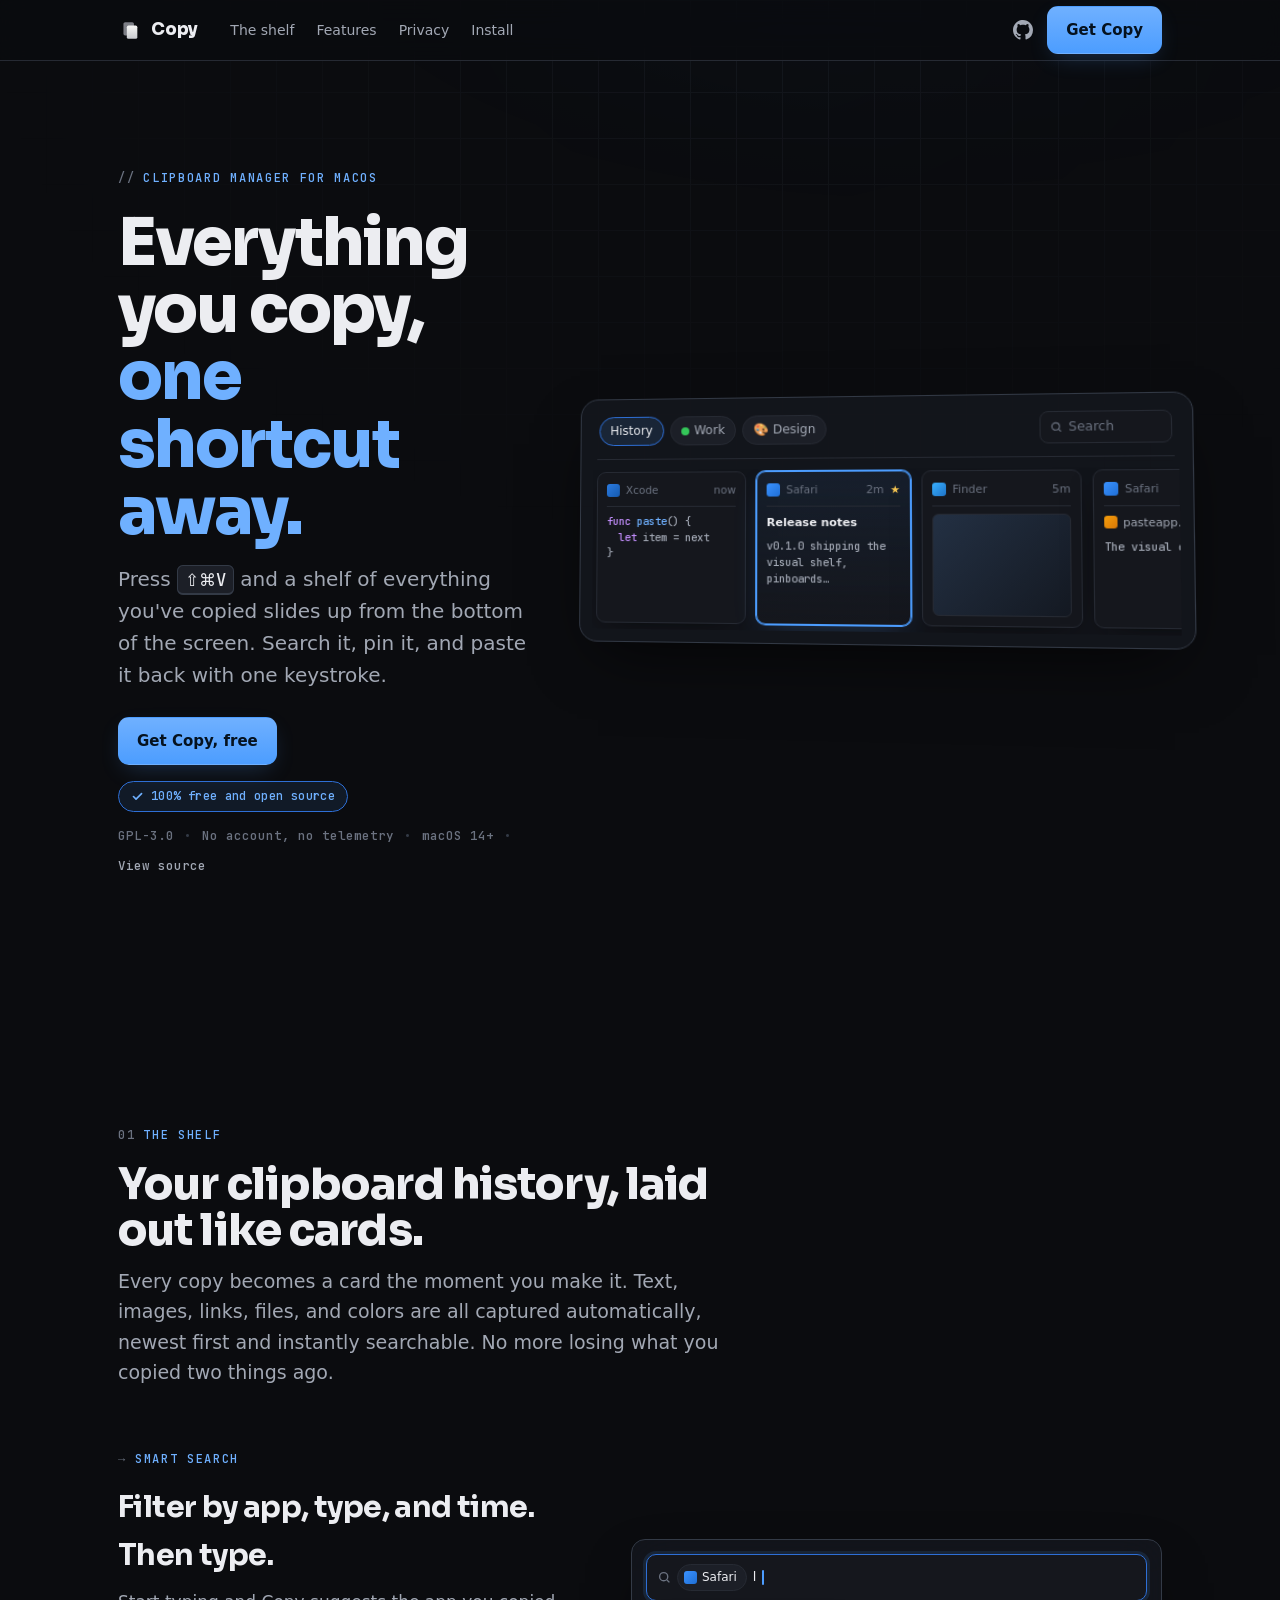
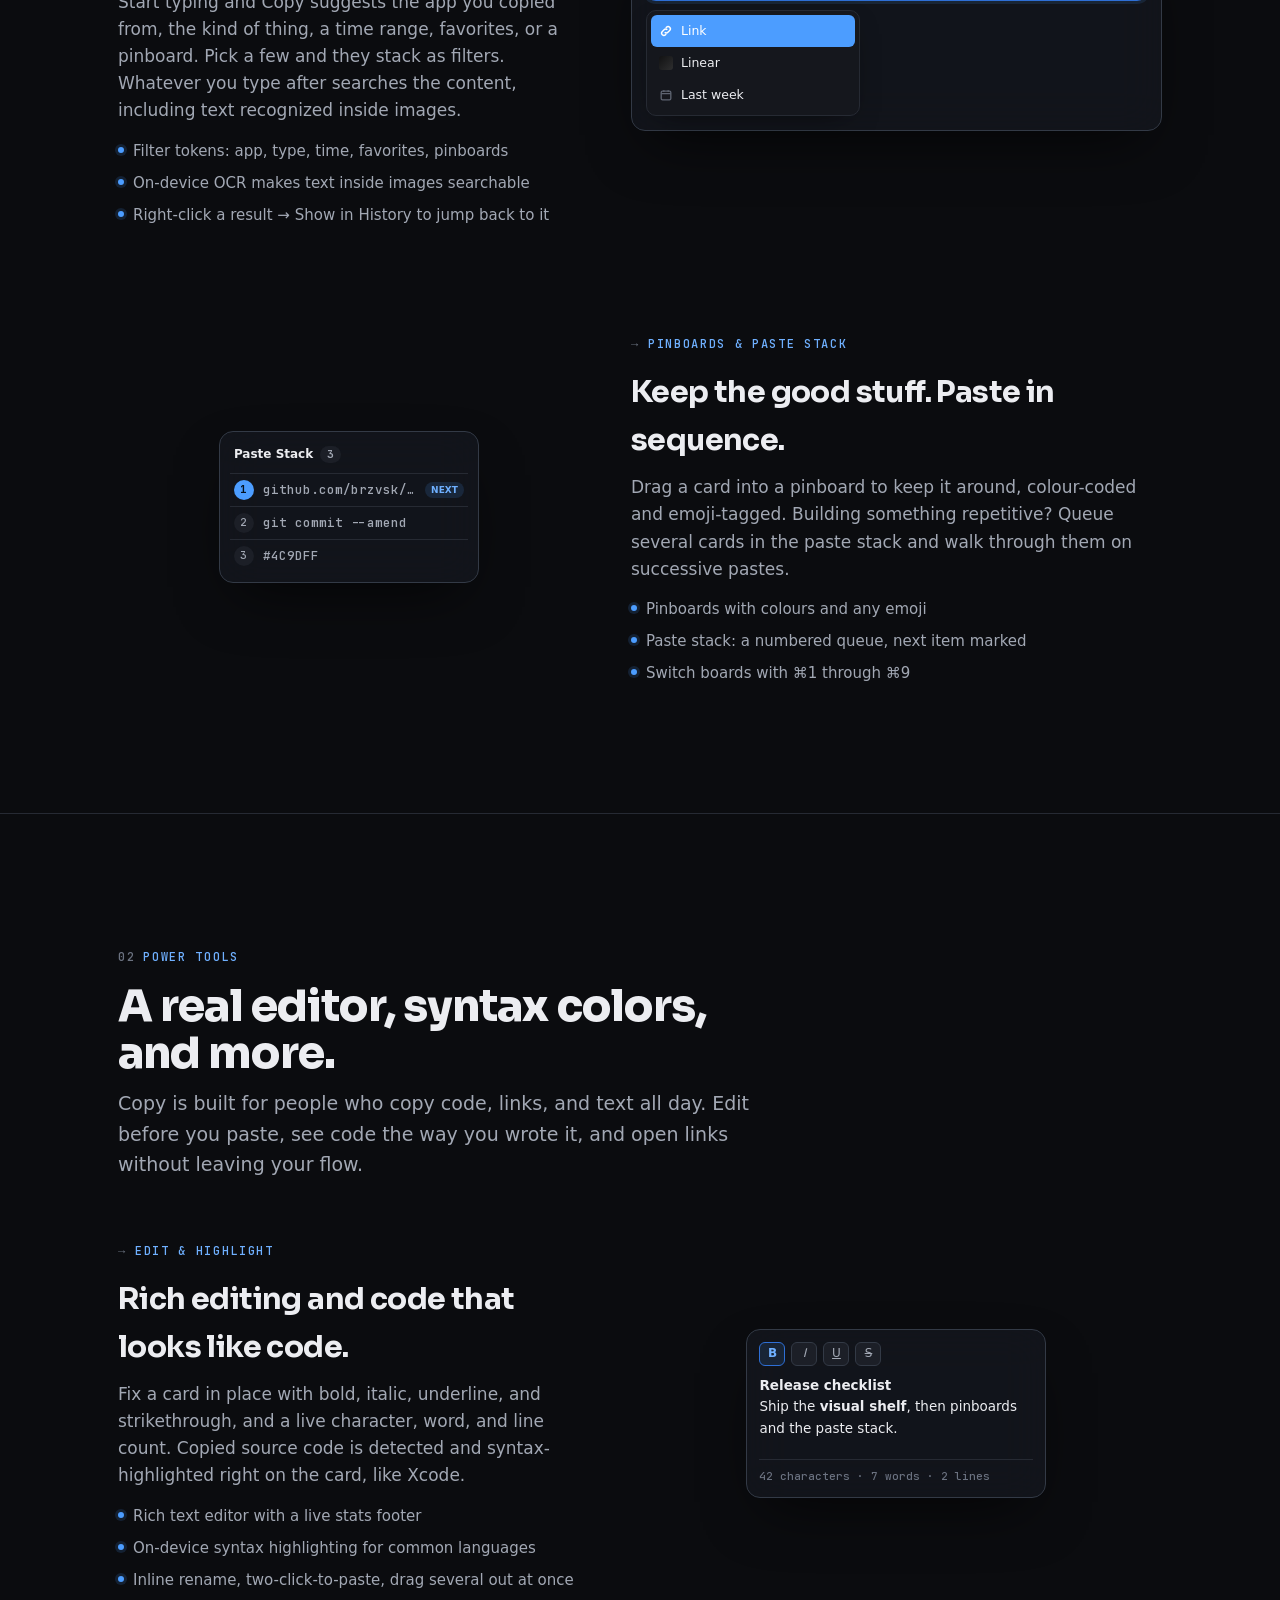
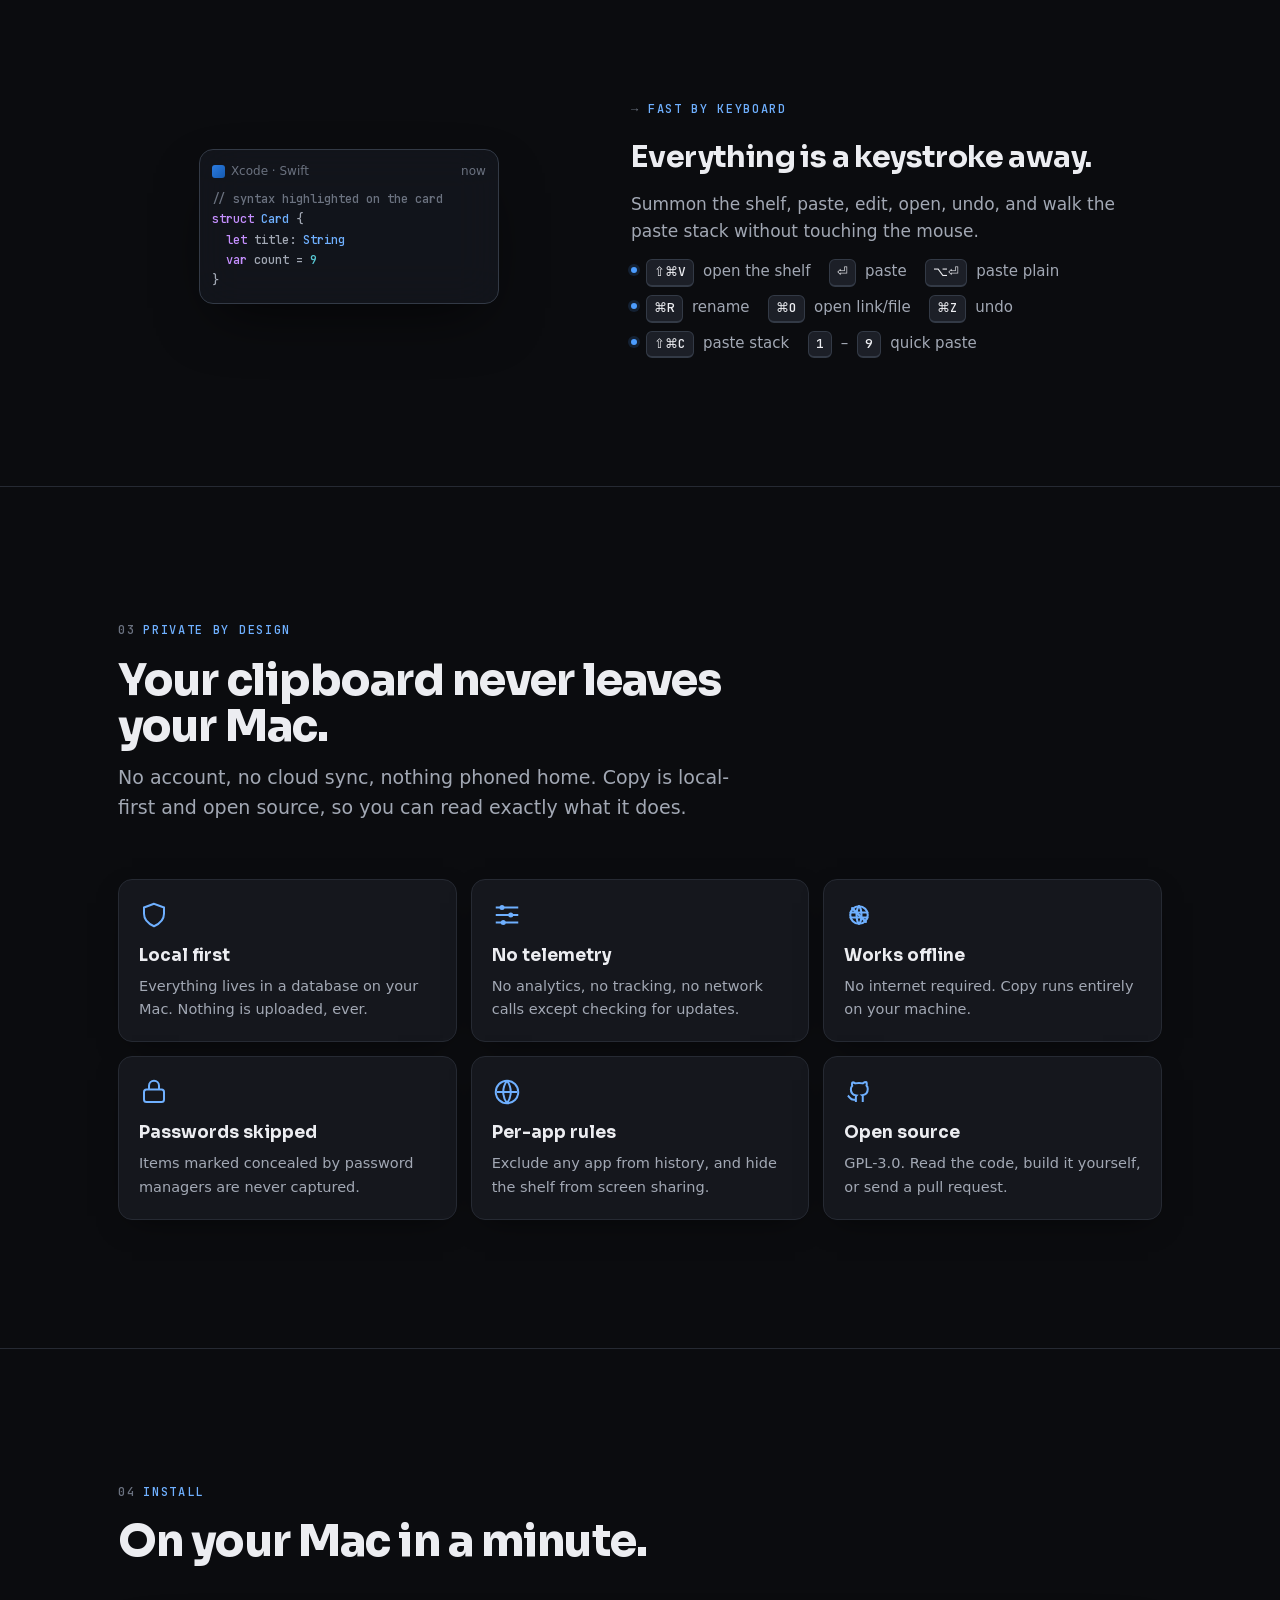
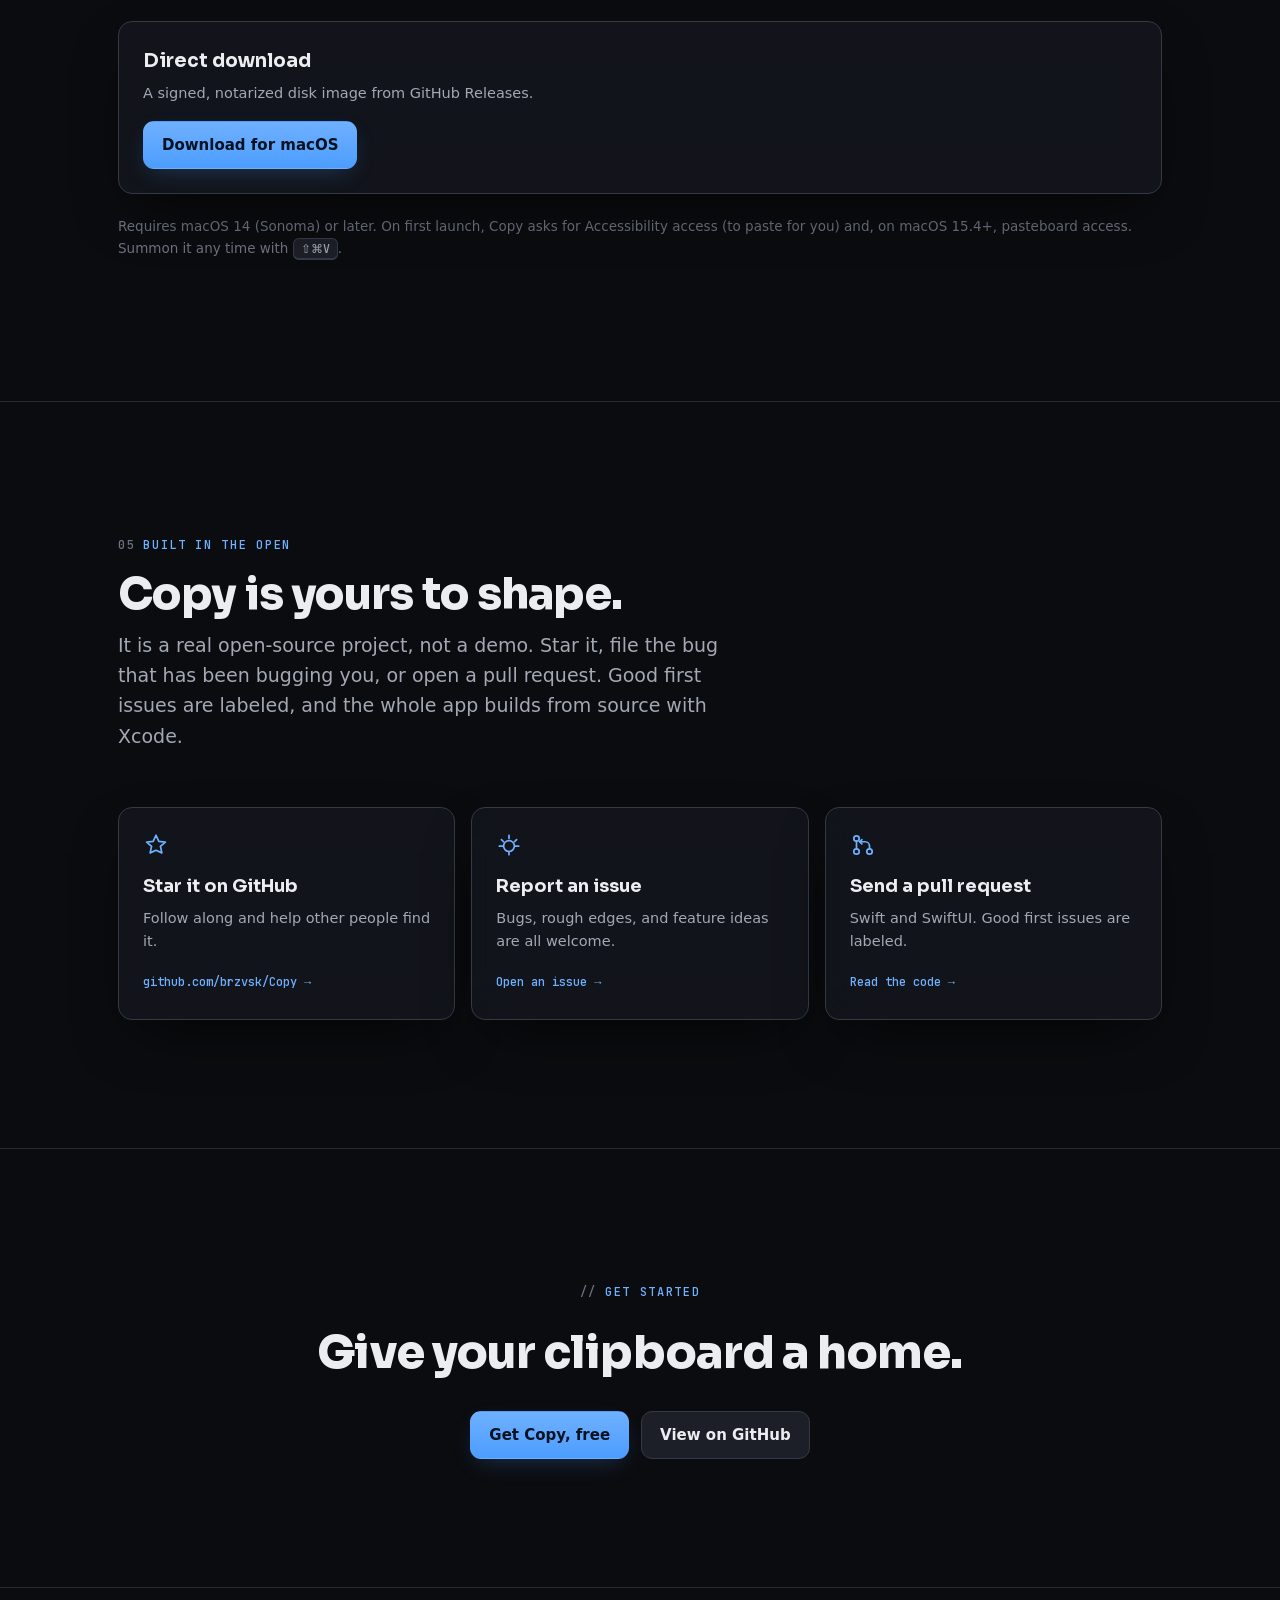
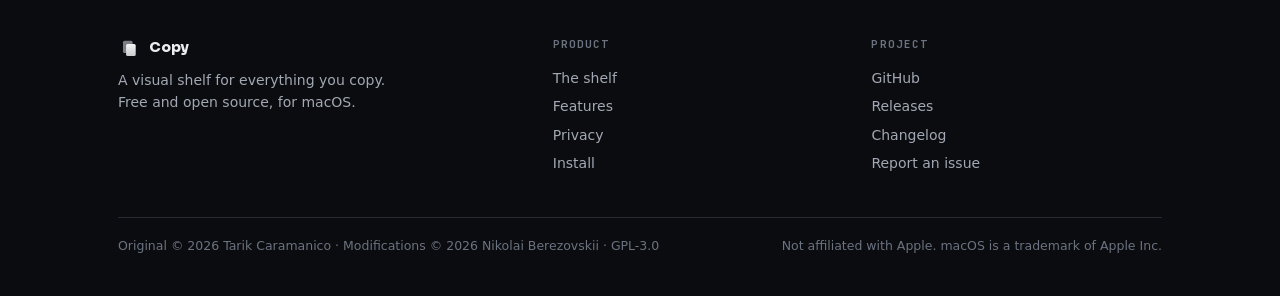
<file: docs/index.html>
<!doctype html>
<html lang="en">
<head>
  <meta charset="utf-8">
  <meta name="viewport" content="width=device-width, initial-scale=1">
  <title>Copy: a visual clipboard for macOS</title>
  <meta name="description" content="Copy is a free, open-source clipboard manager for macOS. Press Shift-Command-V and a shelf of everything you've copied slides up, ready to search, pin, and paste. Local-first, no account, no telemetry.">
  <meta name="theme-color" content="#0B0C0F">
  <link rel="icon" href="assets/img/favicon.svg" type="image/svg+xml">
  <link rel="icon" href="assets/img/favicon-32.png" sizes="32x32">
  <link rel="apple-touch-icon" href="assets/img/apple-touch-icon.png">
  <link rel="preload" href="assets/fonts/sora-800.woff2" as="font" type="font/woff2" crossorigin>
  <link rel="preload" href="assets/fonts/jetbrainsmono-500.woff2" as="font" type="font/woff2" crossorigin>
  <link rel="stylesheet" href="assets/css/style.css">
  <meta property="og:type" content="website">
  <meta property="og:title" content="Copy: a visual clipboard for macOS">
  <meta property="og:description" content="Everything you copy, one shortcut away. A free, open-source clipboard shelf for macOS.">
  <meta property="og:url" content="https://brzvsk.github.io/Copy/">
  <meta property="og:image" content="https://brzvsk.github.io/Copy/assets/img/og-image.jpg">
  <meta name="twitter:card" content="summary_large_image">
</head>
<body>

  <!-- Header -->
  <header class="site-header">
    <div class="wrap">
      <a class="brand" href="#top">
        <img class="mark" src="assets/img/logo-mark-dark.svg" alt="">
        Copy
      </a>
      <nav class="nav">
        <a href="#shelf">The shelf</a>
        <a href="#power">Features</a>
        <a href="#privacy">Privacy</a>
        <a href="#install">Install</a>
      </nav>
      <div class="header-cta">
        <a class="gh" href="https://github.com/brzvsk/Copy" aria-label="Copy on GitHub" title="GitHub">
          <svg width="20" height="20" viewBox="0 0 16 16" fill="currentColor" aria-hidden="true"><path d="M8 0C3.58 0 0 3.58 0 8c0 3.54 2.29 6.53 5.47 7.59.4.07.55-.17.55-.38 0-.19-.01-.82-.01-1.49-2.01.37-2.53-.49-2.69-.94-.09-.23-.48-.94-.82-1.13-.28-.15-.68-.52-.01-.53.63-.01 1.08.58 1.23.82.72 1.21 1.87.87 2.33.66.07-.52.28-.87.51-1.07-1.78-.2-3.64-.89-3.64-3.95 0-.87.31-1.59.82-2.15-.08-.2-.36-1.02.08-2.12 0 0 .67-.21 2.2.82.64-.18 1.32-.27 2-.27.68 0 1.36.09 2 .27 1.53-1.04 2.2-.82 2.2-.82.44 1.1.16 1.92.08 2.12.51.56.82 1.27.82 2.15 0 3.07-1.87 3.75-3.65 3.95.29.25.54.73.54 1.48 0 1.07-.01 1.93-.01 2.2 0 .21.15.46.55.38A8.01 8.01 0 0 0 16 8c0-4.42-3.58-8-8-8Z"/></svg>
        </a>
        <a class="btn btn-primary" data-dmg-download href="https://github.com/brzvsk/Copy/releases/download/v0.3.0/Copy-0.3.0.dmg">Get Copy</a>
      </div>
    </div>
  </header>

  <!-- Hero -->
  <main id="top">
  <section class="hero">
    <div class="wrap">
      <div class="hero-copy">
        <span class="eyebrow"><span class="num">//</span> Clipboard manager for macOS</span>
        <h1>Everything you copy,<br><span class="accent">one shortcut away.</span></h1>
        <p class="lead">Press <span class="kbd">⇧⌘V</span> and a shelf of everything you've copied slides up from the bottom of the screen. Search it, pin it, and paste it back with one keystroke.</p>
        <div class="hero-actions">
          <a class="btn btn-primary" data-dmg-download href="https://github.com/brzvsk/Copy/releases/download/v0.3.0/Copy-0.3.0.dmg">Get Copy, free</a>
        </div>
        <div class="free-pill">
          <svg viewBox="0 0 16 16" fill="none" stroke="currentColor" stroke-width="2" stroke-linecap="round" stroke-linejoin="round" aria-hidden="true"><path d="m3 8 3.2 3.2L13 4.5"/></svg>
          100% free and open source
        </div>
        <div class="hero-meta">
          <span>GPL-3.0</span><span class="dot">&bull;</span>
          <span>No account, no telemetry</span><span class="dot">&bull;</span>
          <span>macOS 14+</span><span class="dot">&bull;</span>
          <a href="https://github.com/brzvsk/Copy">View source</a>
        </div>
      </div>

      <div class="hero-visual">
        <div class="scene" data-tilt>
          <div class="shelf" role="img" aria-label="The Copy shelf: pinboard tabs, a search field, and a row of clipboard cards, one selected.">
            <div class="shelf-top">
              <div class="tabs">
                <span class="tab on">History</span>
                <span class="tab"><span class="swatch" style="background:#34c759"></span> Work</span>
                <span class="tab">🎨 Design</span>
              </div>
              <span class="search">
                <svg width="11" height="11" viewBox="0 0 16 16" fill="none" stroke="currentColor" stroke-width="1.6"><circle cx="7" cy="7" r="5"/><path d="m11 11 3 3"/></svg>
                Search
              </span>
            </div>
            <div class="shelf-rule"></div>
            <div class="cards">
              <div class="card">
                <div class="card-h"><span class="app xcode"></span> Xcode <span class="time">now</span></div>
                <div class="card-rule"></div>
                <div class="card-body"><span class="tok-key">func</span> <span class="tok-type">paste</span>() {<br>&nbsp;&nbsp;<span class="tok-key">let</span> item = next<br>}</div>
              </div>
              <div class="card sel">
                <div class="card-h"><span class="app safari"></span> Safari <span class="time">2m</span> <span class="star">★</span></div>
                <div class="card-rule"></div>
                <div class="card-title">Release notes</div>
                <div class="card-body">v0.1.0 shipping the<br>visual shelf, pinboards…</div>
              </div>
              <div class="card">
                <div class="card-h"><span class="app finder"></span> Finder <span class="time">5m</span></div>
                <div class="card-rule"></div>
                <div class="thumb"></div>
              </div>
              <div class="card">
                <div class="card-h"><span class="app safari"></span> Safari <span class="time">8m</span></div>
                <div class="card-rule"></div>
                <div class="link-row"><span class="fav"></span> pasteapp.io</div>
                <div class="card-body">The visual clipboard…</div>
              </div>
              <div class="card">
                <div class="card-h"><span class="app"></span> System <span class="time">12m</span></div>
                <div class="card-rule"></div>
                <div class="swatch-lg" style="background:#4C9DFF"></div>
                <div class="card-body">#4C9DFF</div>
              </div>
            </div>
          </div>
        </div>
      </div>
    </div>
  </section>

  <!-- The shelf -->
  <section class="section" id="shelf">
    <div class="wrap">
      <div class="section-head">
        <span class="eyebrow"><span class="num">01</span> The shelf</span>
        <h2>Your clipboard history, laid out like cards.</h2>
        <p>Every copy becomes a card the moment you make it. Text, images, links, files, and colors are all captured automatically, newest first and instantly searchable. No more losing what you copied two things ago.</p>
      </div>
      <div class="feature">
        <div class="feature-copy">
          <span class="eyebrow"><span class="num">→</span> Smart search</span>
          <h3>Filter by app, type, and time. Then type.</h3>
          <p>Start typing and Copy suggests the app you copied from, the kind of thing, a time range, favorites, or a pinboard. Pick a few and they stack as filters. Whatever you type after searches the content, including text recognized inside images.</p>
          <ul>
            <li>Filter tokens: app, type, time, favorites, pinboards</li>
            <li>On-device OCR makes text inside images searchable</li>
            <li>Right-click a result → Show in History to jump back to it</li>
          </ul>
        </div>
        <div class="feature-visual">
          <div class="glass-panel" style="padding:14px">
            <div class="token-field">
              <svg class="mag" width="13" height="13" viewBox="0 0 16 16" fill="none" stroke="currentColor" stroke-width="1.7"><circle cx="7" cy="7" r="5"/><path d="m11 11 3 3"/></svg>
              <span class="pill"><span class="ic safari"></span> Safari</span>
              <span class="typed">l</span><span class="caret"></span>
            </div>
            <div class="suggest">
              <div class="row on">
                <svg class="ic" width="14" height="14" viewBox="0 0 16 16" fill="none" stroke="currentColor" stroke-width="1.6"><path d="M6.5 9.5a2.6 2.6 0 0 0 3.7 0l2-2a2.6 2.6 0 0 0-3.7-3.7l-.7.7"/><path d="M9.5 6.5a2.6 2.6 0 0 0-3.7 0l-2 2a2.6 2.6 0 0 0 3.7 3.7l.7-.7"/></svg>
                Link
              </div>
              <div class="row"><span class="ic" style="background:linear-gradient(135deg,#111,#333)"></span> Linear</div>
              <div class="row"><svg class="ic" width="14" height="14" viewBox="0 0 16 16" fill="none" stroke="currentColor" stroke-width="1.5"><rect x="2.5" y="3.5" width="11" height="10" rx="1.5"/><path d="M2.5 6.5h11M5.5 2.5v2M10.5 2.5v2"/></svg> Last week</div>
            </div>
          </div>
        </div>
      </div>

      <div class="feature flip">
        <div class="feature-copy">
          <span class="eyebrow"><span class="num">→</span> Pinboards &amp; paste stack</span>
          <h3>Keep the good stuff. Paste in sequence.</h3>
          <p>Drag a card into a pinboard to keep it around, colour-coded and emoji-tagged. Building something repetitive? Queue several cards in the paste stack and walk through them on successive pastes.</p>
          <ul>
            <li>Pinboards with colours and any emoji</li>
            <li>Paste stack: a numbered queue, next item marked</li>
            <li>Switch boards with ⌘1 through ⌘9</li>
          </ul>
        </div>
        <div class="feature-visual" style="display:flex;justify-content:center">
          <div class="glass-panel stack">
            <div class="stack-h">Paste Stack <span class="count">3</span></div>
            <div class="stack-row next"><span class="n">1</span><span class="txt">github.com/brzvsk/Copy</span><span class="badge">Next</span></div>
            <div class="stack-row"><span class="n">2</span><span class="txt">git commit --amend</span></div>
            <div class="stack-row"><span class="n">3</span><span class="txt">#4C9DFF</span></div>
          </div>
        </div>
      </div>
    </div>
  </section>

  <!-- Power features -->
  <section class="section" id="power">
    <div class="wrap">
      <div class="section-head">
        <span class="eyebrow"><span class="num">02</span> Power tools</span>
        <h2>A real editor, syntax colors, and more.</h2>
        <p>Copy is built for people who copy code, links, and text all day. Edit before you paste, see code the way you wrote it, and open links without leaving your flow.</p>
      </div>
      <div class="feature">
        <div class="feature-copy">
          <span class="eyebrow"><span class="num">→</span> Edit &amp; highlight</span>
          <h3>Rich editing and code that looks like code.</h3>
          <p>Fix a card in place with bold, italic, underline, and strikethrough, and a live character, word, and line count. Copied source code is detected and syntax-highlighted right on the card, like Xcode.</p>
          <ul>
            <li>Rich text editor with a live stats footer</li>
            <li>On-device syntax highlighting for common languages</li>
            <li>Inline rename, two-click-to-paste, drag several out at once</li>
          </ul>
        </div>
        <div class="feature-visual" style="display:flex;justify-content:center">
          <div class="glass-panel editor">
            <div class="toolbar"><span class="on"><b>B</b></span><span><i>I</i></span><span><u>U</u></span><span><s>S</s></span></div>
            <div class="field"><b>Release checklist</b><br>Ship the <b>visual shelf</b>, then pinboards and the paste stack.</div>
            <div class="stats">42 characters &middot; 7 words &middot; 2 lines</div>
          </div>
        </div>
      </div>

      <div class="feature flip">
        <div class="feature-copy">
          <span class="eyebrow"><span class="num">→</span> Fast by keyboard</span>
          <h3>Everything is a keystroke away.</h3>
          <p>Summon the shelf, paste, edit, open, undo, and walk the paste stack without touching the mouse.</p>
          <ul>
            <li><span class="kbd">⇧⌘V</span> open the shelf &nbsp; <span class="kbd">⏎</span> paste &nbsp; <span class="kbd">⌥⏎</span> paste plain</li>
            <li><span class="kbd">⌘R</span> rename &nbsp; <span class="kbd">⌘O</span> open link/file &nbsp; <span class="kbd">⌘Z</span> undo</li>
            <li><span class="kbd">⇧⌘C</span> paste stack &nbsp; <span class="kbd">1</span>–<span class="kbd">9</span> quick paste</li>
          </ul>
        </div>
        <div class="feature-visual" style="display:flex;justify-content:center">
          <div class="glass-panel editor" style="width:300px">
            <div class="card-h" style="font-size:12px;margin-bottom:8px"><span class="app xcode"></span> Xcode &middot; Swift <span class="time">now</span></div>
            <div class="card-body" style="font-size:12px;line-height:1.7">
              <span class="tok-com">// syntax highlighted on the card</span><br>
              <span class="tok-key">struct</span> <span class="tok-type">Card</span> {<br>
              &nbsp;&nbsp;<span class="tok-key">let</span> title: <span class="tok-type">String</span><br>
              &nbsp;&nbsp;<span class="tok-key">var</span> count = <span class="tok-num">9</span><br>
              }
            </div>
          </div>
        </div>
      </div>
    </div>
  </section>

  <!-- Privacy -->
  <section class="section" id="privacy">
    <div class="wrap">
      <div class="section-head">
        <span class="eyebrow"><span class="num">03</span> Private by design</span>
        <h2>Your clipboard never leaves your Mac.</h2>
        <p>No account, no cloud sync, nothing phoned home. Copy is local-first and open source, so you can read exactly what it does.</p>
      </div>
      <div class="priv-grid">
        <div class="panel priv-card">
          <svg class="ic" viewBox="0 0 24 24" fill="none" stroke="currentColor" stroke-width="1.6"><path d="M12 3 4 6v5c0 5 3.5 8 8 10 4.5-2 8-5 8-10V6l-8-3Z"/></svg>
          <h4>Local first</h4><p>Everything lives in a database on your Mac. Nothing is uploaded, ever.</p>
        </div>
        <div class="panel priv-card">
          <svg class="ic" viewBox="0 0 24 24" fill="none" stroke="currentColor" stroke-width="1.6"><path d="M3 12h18M3 6h18M3 18h18"/><circle cx="8" cy="6" r="2" fill="currentColor" stroke="none"/><circle cx="15" cy="12" r="2" fill="currentColor" stroke="none"/><circle cx="9" cy="18" r="2" fill="currentColor" stroke="none"/></svg>
          <h4>No telemetry</h4><p>No analytics, no tracking, no network calls except checking for updates.</p>
        </div>
        <div class="panel priv-card">
          <svg class="ic" viewBox="0 0 24 24" fill="none" stroke="currentColor" stroke-width="1.7" stroke-linecap="round" stroke-linejoin="round"><circle cx="12" cy="12" r="7"/><path d="M5.2 10h13.6M5.2 14h13.6"/><path d="M12 5c2.6 2.3 2.6 11.7 0 14M12 5c-2.6 2.3-2.6 11.7 0 14"/><path d="m6.5 6.5 11 11"/></svg>
          <h4>Works offline</h4><p>No internet required. Copy runs entirely on your machine.</p>
        </div>
        <div class="panel priv-card">
          <svg class="ic" viewBox="0 0 24 24" fill="none" stroke="currentColor" stroke-width="1.6"><rect x="4" y="10" width="16" height="10" rx="2"/><path d="M8 10V7a4 4 0 0 1 8 0v3"/></svg>
          <h4>Passwords skipped</h4><p>Items marked concealed by password managers are never captured.</p>
        </div>
        <div class="panel priv-card">
          <svg class="ic" viewBox="0 0 24 24" fill="none" stroke="currentColor" stroke-width="1.6"><circle cx="12" cy="12" r="9"/><path d="M4 12h16M12 3a15 15 0 0 1 0 18M12 3a15 15 0 0 0 0 18"/></svg>
          <h4>Per-app rules</h4><p>Exclude any app from history, and hide the shelf from screen sharing.</p>
        </div>
        <div class="panel priv-card">
          <svg class="ic" viewBox="0 0 24 24" fill="none" stroke="currentColor" stroke-width="1.6"><path d="M9 18c-4 1-4-2-6-3m12 5v-3.5c0-1 .3-1.4-.5-2 2.3-.3 4.5-1.1 4.5-5a3.9 3.9 0 0 0-1-2.7 3.6 3.6 0 0 0-.1-2.7S16.6 4 15 5.1a12.3 12.3 0 0 0-6 0C7.4 4 6.7 4.4 6.7 4.4a3.6 3.6 0 0 0-.1 2.7A3.9 3.9 0 0 0 5.5 9.8c0 3.9 2.2 4.7 4.5 5-.6.6-.6 1.2-.5 2V20"/></svg>
          <h4>Open source</h4><p>GPL-3.0. Read the code, build it yourself, or send a pull request.</p>
        </div>
      </div>
    </div>
  </section>

  <!-- Install -->
  <section class="section" id="install">
    <div class="wrap">
      <div class="section-head">
        <span class="eyebrow"><span class="num">04</span> Install</span>
        <h2>On your Mac in a minute.</h2>
      </div>
      <div class="install-grid">
        <div class="glass-panel install-card">
          <h4>Direct download</h4>
          <p>A signed, notarized disk image from GitHub Releases.</p>
          <a class="btn btn-primary" data-dmg-download href="https://github.com/brzvsk/Copy/releases/download/v0.3.0/Copy-0.3.0.dmg">Download for macOS</a>
        </div>
      </div>
      <p class="install-note">Requires macOS 14 (Sonoma) or later. On first launch, Copy asks for Accessibility access (to paste for you) and, on macOS 15.4+, pasteboard access. Summon it any time with <span class="kbd">⇧⌘V</span>.</p>
    </div>
  </section>

  <!-- Contribute -->
  <section class="section" id="contribute">
    <div class="wrap">
      <div class="section-head">
        <span class="eyebrow"><span class="num">05</span> Built in the open</span>
        <h2>Copy is yours to shape.</h2>
        <p>It is a real open-source project, not a demo. Star it, file the bug that has been bugging you, or open a pull request. Good first issues are labeled, and the whole app builds from source with Xcode.</p>
      </div>
      <div class="contribute-grid">
        <a class="glass-panel contribute-card" href="https://github.com/brzvsk/Copy">
          <svg class="ic" viewBox="0 0 24 24" fill="none" stroke="currentColor" stroke-width="1.6" stroke-linejoin="round"><path d="m12 3 2.6 5.6 6 .7-4.5 4 1.3 6L12 16.9 6.6 19.3l1.3-6-4.5-4 6-.7L12 3Z"/></svg>
          <h4>Star it on GitHub</h4>
          <p>Follow along and help other people find it.</p>
          <span class="contribute-go">github.com/brzvsk/Copy &rarr;</span>
        </a>
        <a class="glass-panel contribute-card" href="https://github.com/brzvsk/Copy/issues">
          <svg class="ic" viewBox="0 0 24 24" fill="none" stroke="currentColor" stroke-width="1.6" stroke-linecap="round"><circle cx="12" cy="13" r="5"/><path d="M12 3v3M5 7 7 9M19 7l-2 2M3 13h3M18 13h3M12 18v3"/></svg>
          <h4>Report an issue</h4>
          <p>Bugs, rough edges, and feature ideas are all welcome.</p>
          <span class="contribute-go">Open an issue &rarr;</span>
        </a>
        <a class="glass-panel contribute-card" href="https://github.com/brzvsk/Copy/pulls">
          <svg class="ic" viewBox="0 0 24 24" fill="none" stroke="currentColor" stroke-width="1.6" stroke-linecap="round"><circle cx="6" cy="6" r="2.5"/><circle cx="6" cy="18" r="2.5"/><circle cx="18" cy="18" r="2.5"/><path d="M6 8.5v7M18 15.5V13a4 4 0 0 0-4-4H9"/><path d="m11 7-2 2 2 2"/></svg>
          <h4>Send a pull request</h4>
          <p>Swift and SwiftUI. Good first issues are labeled.</p>
          <span class="contribute-go">Read the code &rarr;</span>
        </a>
      </div>
    </div>
  </section>

  <!-- Final CTA -->
  <section class="section cta-band">
    <div class="wrap">
      <span class="eyebrow" style="justify-content:center"><span class="num">//</span> Get started</span>
      <h2>Give your clipboard a home.</h2>
      <div class="cta-actions">
        <a class="btn btn-primary" data-dmg-download href="https://github.com/brzvsk/Copy/releases/download/v0.3.0/Copy-0.3.0.dmg">Get Copy, free</a>
        <a class="btn btn-ghost" href="https://github.com/brzvsk/Copy">View on GitHub</a>
      </div>
    </div>
  </section>
  </main>

  <!-- Footer -->
  <footer class="site-footer">
    <div class="wrap">
      <div class="brand-col">
        <span class="brand"><img class="mark" src="assets/img/logo-mark-dark.svg" alt="" style="width:22px;height:22px"> Copy</span>
        <p style="margin:0;max-width:32ch">A visual shelf for everything you copy. Free and open source, for macOS.</p>
      </div>
      <div class="fcol">
        <h5>Product</h5>
        <a href="#shelf">The shelf</a>
        <a href="#power">Features</a>
        <a href="#privacy">Privacy</a>
        <a href="#install">Install</a>
      </div>
      <div class="fcol">
        <h5>Project</h5>
        <a href="https://github.com/brzvsk/Copy">GitHub</a>
        <a href="https://github.com/brzvsk/Copy/releases">Releases</a>
        <a href="https://github.com/brzvsk/Copy/blob/main/CHANGELOG.md">Changelog</a>
        <a href="https://github.com/brzvsk/Copy/issues">Report an issue</a>
      </div>
      <div class="legal">
        <span>Original &copy; 2026 Tarik Caramanico &middot; Modifications &copy; 2026 Nikolai Berezovskii &middot; GPL-3.0</span>
        <span>Not affiliated with Apple. macOS is a trademark of Apple Inc.</span>
      </div>
    </div>
  </footer>

  <script src="assets/js/site.js"></script>
</body>
</html>
</file>
<file: docs/assets/css/style.css>
/* ==========================================================================
   Copy "Glass Workbench" landing site
   Dark, glass-panel macOS pro tool. Self-contained: self-hosted fonts, no CDNs.
   ========================================================================== */

/* ---- Self-hosted fonts (woff2 under ../fonts) ---------------------------- */
@font-face {
  font-family: "Sora"; font-style: normal; font-weight: 700; font-display: swap;
  src: url("../fonts/sora-700.woff2") format("woff2");
}
@font-face {
  font-family: "Sora"; font-style: normal; font-weight: 800; font-display: swap;
  src: url("../fonts/sora-800.woff2") format("woff2");
}
@font-face {
  font-family: "JetBrains Mono"; font-style: normal; font-weight: 500; font-display: swap;
  src: url("../fonts/jetbrainsmono-500.woff2") format("woff2");
}
@font-face {
  font-family: "JetBrains Mono"; font-style: normal; font-weight: 700; font-display: swap;
  src: url("../fonts/jetbrainsmono-700.woff2") format("woff2");
}

/* ---- Tokens ------------------------------------------------------------- */
:root {
  --bg: #0B0C0F;
  --bg-2: #101217;
  --surface: #15171D;
  --surface-2: #1C1F27;
  --line: #262A33;
  --line-2: #333A46;
  --text: #ECEDF1;
  --dim: #A2A8B4;
  --mute: #6B7280;
  --accent: #4C9DFF;
  --accent-2: #6FB0FF;
  --accent-dim: #2E6FD6;
  --glow: rgba(76, 157, 255, 0.30);

  --sans: -apple-system, BlinkMacSystemFont, "SF Pro Text", "Segoe UI", system-ui, sans-serif;
  --display: "Sora", var(--sans);
  --mono: "JetBrains Mono", ui-monospace, "SF Mono", Menlo, monospace;

  --maxw: 1140px;
  --pad: clamp(20px, 5vw, 48px);
  --radius: 14px;
  --radius-sm: 9px;
  --shadow: 0 24px 60px -20px rgba(0, 0, 0, 0.7);
  --shadow-card: 0 10px 30px -14px rgba(0, 0, 0, 0.65);
}

/* ---- Reset / base ------------------------------------------------------- */
*, *::before, *::after { box-sizing: border-box; }
html { scroll-behavior: smooth; -webkit-text-size-adjust: 100%; }
@media (prefers-reduced-motion: reduce) { html { scroll-behavior: auto; } }
body {
  margin: 0;
  background: var(--bg);
  color: var(--text);
  font-family: var(--sans);
  font-size: 17px;
  line-height: 1.6;
  -webkit-font-smoothing: antialiased;
  text-rendering: optimizeLegibility;
  overflow-x: hidden;
}
/* Faint blueprint measurement grid + a top glow, behind everything. */
body::before {
  content: "";
  position: fixed;
  inset: 0;
  z-index: -2;
  background:
    radial-gradient(1200px 520px at 72% -8%, rgba(76, 157, 255, 0.10), transparent 60%),
    linear-gradient(var(--line) 1px, transparent 1px) 0 0 / 100% 46px,
    linear-gradient(90deg, var(--line) 1px, transparent 1px) 0 0 / 46px 100%;
  opacity: 0.35;
  mask-image: radial-gradient(1000px 700px at 60% 0%, #000 0%, transparent 78%);
}
a { color: inherit; text-decoration: none; }
img, svg { display: block; max-width: 100%; }
::selection { background: rgba(76, 157, 255, 0.32); }

/* ---- Layout primitives -------------------------------------------------- */
.wrap { max-width: var(--maxw); margin: 0 auto; padding-left: var(--pad); padding-right: var(--pad); }
.section { padding: clamp(64px, 10vw, 128px) 0; position: relative; }
.section + .section { border-top: 1px solid var(--line); }

.eyebrow {
  font-family: var(--mono);
  font-weight: 500;
  font-size: 12px;
  letter-spacing: 0.14em;
  text-transform: uppercase;
  color: var(--accent-2);
  display: inline-flex;
  align-items: center;
  gap: 8px;
}
.eyebrow .num { color: var(--mute); }
.section-head { max-width: 640px; margin-bottom: clamp(32px, 5vw, 56px); }
.section-head h2 {
  font-family: var(--display);
  font-weight: 800;
  font-size: clamp(28px, 4.4vw, 44px);
  line-height: 1.06;
  letter-spacing: -0.02em;
  margin: 14px 0 12px;
}
.section-head p { color: var(--dim); font-size: clamp(16px, 2vw, 19px); margin: 0; }

/* ---- Buttons ------------------------------------------------------------ */
.btn {
  display: inline-flex; align-items: center; gap: 8px;
  font-family: var(--sans); font-size: 15px; font-weight: 600;
  padding: 11px 18px; border-radius: 11px; border: 1px solid transparent;
  cursor: pointer; transition: transform 0.12s ease, background 0.12s ease, border-color 0.12s ease;
}
.btn-primary {
  background: linear-gradient(180deg, var(--accent-2), var(--accent));
  color: #05121f; box-shadow: 0 8px 24px -8px var(--glow);
}
.btn-primary:hover { transform: translateY(-1px); }
.btn-ghost { background: var(--surface-2); color: var(--text); border-color: var(--line-2); }
.btn-ghost:hover { border-color: var(--accent-dim); transform: translateY(-1px); }
@media (prefers-reduced-motion: reduce) { .btn:hover { transform: none; } }

/* keyboard chip */
kbd, .kbd {
  font-family: var(--mono); font-weight: 500; font-size: 0.86em;
  background: var(--surface-2); border: 1px solid var(--line-2);
  border-bottom-width: 2px; border-radius: 6px; padding: 2px 7px; color: var(--text);
}
/* ---- Header ------------------------------------------------------------- */
.site-header {
  position: sticky; top: 0; z-index: 50;
  background: rgba(11, 12, 15, 0.72);
  backdrop-filter: saturate(160%) blur(14px);
  -webkit-backdrop-filter: saturate(160%) blur(14px);
  border-bottom: 1px solid var(--line);
}
.site-header .wrap { display: flex; align-items: center; gap: 20px; height: 60px; }
.brand { display: flex; align-items: center; gap: 9px; font-family: var(--display); font-weight: 800; letter-spacing: -0.01em; }
.brand .mark { width: 24px; height: 24px; }
.nav { display: flex; gap: 22px; margin-left: 12px; }
.nav a { font-size: 14px; color: var(--dim); }
.nav a:hover { color: var(--text); }
.header-cta { margin-left: auto; display: flex; align-items: center; gap: 14px; }
.header-cta .gh { color: var(--dim); display: inline-flex; }
.header-cta .gh:hover { color: var(--text); }
@media (max-width: 720px) { .nav { display: none; } }

/* ---- Hero --------------------------------------------------------------- */
.hero { padding: clamp(56px, 8vw, 104px) 0 clamp(64px, 9vw, 120px); position: relative; }
.hero .wrap { display: grid; grid-template-columns: 1.02fr 1.1fr; gap: clamp(28px, 4vw, 56px); align-items: center; }
.hero-copy h1 {
  font-family: var(--display); font-weight: 800;
  font-size: clamp(38px, 6.2vw, 66px); line-height: 1.02; letter-spacing: -0.03em;
  margin: 18px 0 18px;
}
.hero-copy h1 .accent { color: var(--accent-2); }
.hero-copy .lead { color: var(--dim); font-size: clamp(17px, 2.1vw, 20px); max-width: 30em; margin: 0 0 26px; }
.hero-copy .lead .kbd { color: var(--text); }
.hero-actions { display: flex; flex-wrap: wrap; gap: 12px; align-items: center; margin-bottom: 16px; }
.hero-meta { font-family: var(--mono); font-size: 12.5px; color: var(--mute); display: flex; gap: 10px; align-items: center; flex-wrap: wrap; }
.hero-meta a { color: var(--dim); } .hero-meta a:hover { color: var(--accent-2); }
.hero-meta .dot { color: var(--line-2); }

@media (max-width: 900px) {
  /* minmax(0, 1fr) — not plain 1fr — so the column can shrink below the shelf mock's
     min-content width instead of forcing the whole hero wider than the viewport. */
  .hero .wrap { grid-template-columns: minmax(0, 1fr); }
  .hero-visual { order: 2; max-width: 100%; overflow: hidden; }
}

/* ---- Glass shelf mock (hero + reused) ----------------------------------- */
.scene { position: relative; }
.shelf {
  background: rgba(24, 27, 34, 0.66);
  backdrop-filter: blur(26px) saturate(150%);
  -webkit-backdrop-filter: blur(26px) saturate(150%);
  border: 1px solid var(--line-2);
  border-radius: 18px;
  box-shadow: var(--shadow);
  padding: 12px;
  overflow: hidden;
}
.hero-visual .shelf {
  transform: perspective(1400px)
             rotateY(calc(-9deg + var(--px, 0) * 7deg))
             rotateX(calc(3deg + var(--py, 0) * -6deg));
  transform-origin: left center;
  transition: transform 0.2s ease-out;
  will-change: transform;
}
@media (max-width: 900px) { .hero-visual .shelf { transform: none; } }
@media (prefers-reduced-motion: reduce) { .hero-visual .shelf { transform: perspective(1400px) rotateY(-9deg) rotateX(3deg); } }
.shelf-top { display: flex; align-items: center; gap: 8px; padding: 4px 6px 10px; }
.tabs { display: flex; gap: 6px; flex-wrap: wrap; }
.tab {
  font-size: 12px; color: var(--dim); background: var(--surface-2);
  border: 1px solid var(--line); border-radius: 999px; padding: 4px 10px;
  display: inline-flex; align-items: center; gap: 5px; white-space: nowrap;
}
.tab.on { color: var(--text); border-color: var(--accent-dim); background: rgba(76,157,255,0.12); }
.tab .swatch { width: 8px; height: 8px; border-radius: 50%; }
.search {
  margin-left: auto; display: inline-flex; align-items: center; gap: 6px;
  font-size: 12px; color: var(--mute); background: var(--surface); border: 1px solid var(--line);
  border-radius: 8px; padding: 5px 9px; min-width: 120px;
}
.shelf-rule { height: 1px; background: var(--line); margin: 2px 4px 10px; }
.cards { display: flex; gap: 10px; overflow: hidden; padding: 2px 4px 6px; }

.card {
  flex: 0 0 148px; height: 150px; background: var(--surface);
  border: 1px solid var(--line); border-radius: var(--radius-sm);
  padding: 9px; display: flex; flex-direction: column; gap: 7px;
  box-shadow: var(--shadow-card);
  transition: border-color 0.4s ease, box-shadow 0.4s ease, background 0.4s ease;
}
.card.sel { border-color: var(--accent); box-shadow: 0 0 0 1px var(--accent), 0 10px 30px -12px var(--glow); background: linear-gradient(180deg, rgba(76,157,255,0.08), var(--surface)); }
.card-h { display: flex; align-items: center; gap: 6px; font-size: 10.5px; color: var(--mute); }
.card-h .app { width: 13px; height: 13px; border-radius: 3px; background: linear-gradient(135deg,#4b5563,#2b303a); flex: none; }
.card-h .app.safari { background: linear-gradient(135deg,#3a92ff,#1f6fd6); }
.card-h .app.xcode { background: linear-gradient(135deg,#2b7be0,#155ab0); }
.card-h .app.finder { background: linear-gradient(135deg,#38b0ff,#1e73c8); }
.card-h .time { margin-left: auto; }
.card-h .star { color: #f5c451; }
.card-rule { height: 1px; background: var(--line); }
.card-body { font-family: var(--mono); font-size: 10.5px; line-height: 1.5; color: var(--dim); overflow: hidden; }
.card-title { font-size: 11px; font-weight: 600; color: var(--text); }
.card .swatch-lg { height: 34px; border-radius: 6px; }
.card .thumb { flex: 1; border-radius: 6px; background: linear-gradient(135deg,#233043,#141922); border: 1px solid var(--line); }
.card .link-row { display: flex; align-items: center; gap: 5px; font-size: 10.5px; color: var(--dim); }
.card .link-row .fav { width: 12px; height: 12px; border-radius: 3px; background: linear-gradient(135deg,#f59e0b,#d97706); flex: none; }

/* syntax-highlight sample (content coloring, like the app) */
.tok-key { color: #c58fff; } .tok-str { color: #7ee0a1; } .tok-com { color: var(--mute); }
.tok-num { color: #57c8d4; } .tok-type { color: #6fb0ff; }
.hl-mark { color: var(--accent-2); font-weight: 600; }

/* Smart-search token field (mock) */
.token-field {
  display: flex; align-items: center; gap: 6px; flex-wrap: wrap;
  font-size: 13px; color: var(--text);
  background: var(--surface); border: 1px solid var(--accent-dim);
  border-radius: 10px; padding: 9px 11px; box-shadow: 0 0 0 3px rgba(76,157,255,0.12);
}
.token-field .mag { color: var(--mute); flex: none; }
.token-field .typed { color: var(--text); }
.token-field .caret { width: 1.5px; height: 15px; background: var(--accent); border-radius: 1px; }
.pill {
  display: inline-flex; align-items: center; gap: 5px; white-space: nowrap;
  font-size: 12px; font-weight: 500; color: var(--text);
  background: var(--surface-2); border: 1px solid var(--line);
  border-radius: 999px; padding: 3px 9px 3px 6px;
}
.pill .ic { width: 13px; height: 13px; border-radius: 3px; flex: none; color: var(--mute); }
.pill .ic.safari { background: linear-gradient(135deg,#3a92ff,#1f6fd6); }
.suggest {
  margin-top: 9px; width: 214px; max-width: 100%; background: var(--surface);
  border: 1px solid var(--line); border-radius: 10px; padding: 4px; box-shadow: var(--shadow-card);
}
.suggest .row {
  display: flex; align-items: center; gap: 8px; font-size: 12.5px;
  color: var(--text); padding: 6px 8px; border-radius: 6px;
}
.suggest .row.on { background: var(--accent); color: #fff; }
.suggest .row .ic { width: 14px; height: 14px; flex: none; border-radius: 3px; color: var(--mute); opacity: 0.85; }
.suggest .row.on .ic { color: #fff; opacity: 1; }

/* ---- Hero "free & open source" pill ------------------------------------- */
.free-pill {
  display: inline-flex; align-items: center; gap: 7px;
  font-family: var(--mono); font-size: 12px; font-weight: 500; letter-spacing: 0.03em;
  color: var(--accent-2);
  background: rgba(76, 157, 255, 0.10);
  border: 1px solid var(--accent-dim);
  border-radius: 999px; padding: 5px 12px; margin-bottom: 14px;
}
.free-pill svg { width: 13px; height: 13px; flex: none; }

/* ---- Contribute --------------------------------------------------------- */
.contribute-grid { display: grid; grid-template-columns: repeat(3, 1fr); gap: 16px; }
@media (max-width: 820px) { .contribute-grid { grid-template-columns: 1fr; } }
.contribute-card { display: block; padding: 24px; transition: transform 0.14s ease, border-color 0.14s ease; }
.contribute-card:hover { transform: translateY(-3px); border-color: var(--accent-dim); }
.contribute-card .ic { width: 26px; height: 26px; color: var(--accent-2); margin-bottom: 14px; }
.contribute-card h4 { font-family: var(--display); font-weight: 700; font-size: 18px; margin: 0 0 6px; }
.contribute-card p { color: var(--dim); font-size: 14.5px; margin: 0 0 14px; }
.contribute-card .contribute-go { font-family: var(--mono); font-size: 12px; color: var(--accent-2); }
@media (prefers-reduced-motion: reduce) { .contribute-card:hover { transform: none; } }

/* ---- Feature rows ------------------------------------------------------- */
.feature { display: grid; grid-template-columns: 1fr 1.15fr; gap: clamp(28px, 4vw, 60px); align-items: center; }
.feature + .feature { margin-top: clamp(56px, 8vw, 104px); }
.feature.flip .feature-copy { order: 2; }
.feature-copy h3 { font-family: var(--display); font-weight: 700; font-size: clamp(22px, 3vw, 30px); letter-spacing: -0.02em; margin: 12px 0 10px; }
.feature-copy p { color: var(--dim); margin: 0 0 14px; }
.feature-copy ul { list-style: none; padding: 0; margin: 0; display: grid; gap: 8px; }
.feature-copy li { font-size: 15px; color: var(--dim); display: flex; gap: 9px; align-items: flex-start; }
.feature-copy li::before { content: ""; width: 6px; height: 6px; margin-top: 8px; border-radius: 50%; background: var(--accent); flex: none; box-shadow: 0 0 0 3px rgba(76,157,255,0.15); }
@media (max-width: 820px) {
  .feature, .feature.flip { grid-template-columns: minmax(0, 1fr); }
  .feature .feature-copy, .feature.flip .feature-copy { order: 0; }
  .feature-visual { max-width: 100%; overflow: hidden; }
}

/* small panels reused in feature visuals */
.panel { background: var(--surface); border: 1px solid var(--line); border-radius: var(--radius); box-shadow: var(--shadow-card); }
.glass-panel { background: rgba(24,27,34,0.62); backdrop-filter: blur(22px) saturate(150%); -webkit-backdrop-filter: blur(22px) saturate(150%); border: 1px solid var(--line-2); border-radius: var(--radius); box-shadow: var(--shadow); }

/* paste stack mock */
.stack { width: 260px; max-width: 100%; padding: 10px; }
.stack-h { display: flex; align-items: center; gap: 7px; font-size: 12px; font-weight: 600; padding: 3px 4px 9px; }
.stack-h .count { font-family: var(--mono); font-size: 11px; color: var(--dim); background: var(--surface-2); border-radius: 999px; padding: 0 7px; }
.stack-row { display: flex; align-items: center; gap: 9px; padding: 6px 4px; border-top: 1px solid var(--line); font-size: 12.5px; }
.stack-row .n { font-family: var(--mono); font-size: 11px; width: 20px; height: 20px; border-radius: 50%; display: grid; place-items: center; color: var(--dim); background: var(--surface-2); flex: none; }
.stack-row.next .n { background: var(--accent); color: #05121f; font-weight: 700; }
.stack-row .txt { font-family: var(--mono); color: var(--dim); overflow: hidden; white-space: nowrap; text-overflow: ellipsis; }
.stack-row .badge { margin-left: auto; font-size: 9px; font-weight: 700; text-transform: uppercase; color: var(--accent-2); background: rgba(76,157,255,0.14); border-radius: 999px; padding: 1px 6px; }

/* rich editor mock */
.editor { width: 300px; max-width: 100%; padding: 12px; }
.editor .toolbar { display: flex; gap: 6px; margin-bottom: 9px; }
.editor .toolbar span { width: 26px; height: 24px; border-radius: 6px; background: var(--surface-2); border: 1px solid var(--line-2); display: grid; place-items: center; font-size: 12px; color: var(--dim); }
.editor .toolbar span.on { color: var(--accent-2); border-color: var(--accent-dim); background: rgba(76,157,255,0.12); }
.editor .field { font-size: 13.5px; line-height: 1.6; color: var(--text); min-height: 74px; }
.editor .stats { font-family: var(--mono); font-size: 11px; color: var(--mute); margin-top: 10px; border-top: 1px solid var(--line); padding-top: 8px; }

/* ---- Privacy grid ------------------------------------------------------- */
.priv-grid { display: grid; grid-template-columns: repeat(3, 1fr); gap: 14px; }
@media (max-width: 820px) { .priv-grid { grid-template-columns: 1fr; } }
.priv-card { padding: 20px; }
.priv-card .ic { width: 30px; height: 30px; color: var(--accent-2); margin-bottom: 12px; }
.priv-card h4 { font-family: var(--display); font-weight: 700; font-size: 17px; margin: 0 0 6px; }
.priv-card p { color: var(--dim); font-size: 14.5px; margin: 0; }

/* ---- Install ------------------------------------------------------------ */
.install-grid { display: grid; grid-template-columns: 1fr; gap: 16px; }
@media (max-width: 820px) { .install-grid { grid-template-columns: 1fr; } }
.install-card { padding: 24px; }
.install-card h4 { font-family: var(--display); font-weight: 700; font-size: 19px; margin: 0 0 6px; }
.install-card p { color: var(--dim); font-size: 14.5px; margin: 0 0 16px; }
.install-note { margin-top: 22px; font-size: 13.5px; color: var(--mute); }
.install-note .kbd { color: var(--dim); }

/* ---- CTA band ----------------------------------------------------------- */
.cta-band { text-align: center; }
.cta-band h2 { font-family: var(--display); font-weight: 800; font-size: clamp(28px, 4.6vw, 46px); letter-spacing: -0.02em; margin: 12px 0 22px; }
.cta-actions { display: inline-flex; flex-wrap: wrap; gap: 12px; justify-content: center; }

/* ---- Footer ------------------------------------------------------------- */
.site-footer { border-top: 1px solid var(--line); padding: 48px 0 40px; color: var(--dim); font-size: 14px; }
.site-footer .wrap { display: grid; grid-template-columns: 1.4fr 1fr 1fr; gap: 28px; }
.site-footer .brand { color: var(--text); margin-bottom: 10px; }
.site-footer .fcol h5 { font-family: var(--mono); font-size: 11px; letter-spacing: 0.1em; text-transform: uppercase; color: var(--mute); margin: 0 0 10px; }
.site-footer .fcol a { display: block; color: var(--dim); padding: 3px 0; }
.site-footer .fcol a:hover { color: var(--accent-2); }
.site-footer .legal { grid-column: 1 / -1; border-top: 1px solid var(--line); margin-top: 12px; padding-top: 18px; display: flex; justify-content: space-between; gap: 16px; flex-wrap: wrap; font-size: 12.5px; color: var(--mute); }
@media (max-width: 720px) { .site-footer .wrap { grid-template-columns: 1fr 1fr; } .site-footer .brand-col { grid-column: 1 / -1; } }

/* ---- Motion: hero shelf slide-up + card settle -------------------------- */
@keyframes shelfUp { from { opacity: 0; transform: translateY(28px); } to { opacity: 1; transform: translateY(0); } }
@keyframes cardSettle { from { opacity: 0; transform: translateY(14px) scale(0.98); } to { opacity: 1; transform: none; } }
.hero-visual .scene { animation: shelfUp 0.7s cubic-bezier(0.2, 0.8, 0.2, 1) both; }
.hero-visual .card { animation: cardSettle 0.55s cubic-bezier(0.2, 0.8, 0.2, 1) both; }
/* Stagger the cards so the shelf fills in card-by-card after it rises. */
.hero-visual .card:nth-child(1) { animation-delay: 0.20s; }
.hero-visual .card:nth-child(2) { animation-delay: 0.28s; }
.hero-visual .card:nth-child(3) { animation-delay: 0.36s; }
.hero-visual .card:nth-child(4) { animation-delay: 0.44s; }
.hero-visual .card:nth-child(5) { animation-delay: 0.52s; }
.hero-visual .card:nth-child(1) { animation-delay: 0.18s; }
.hero-visual .card:nth-child(2) { animation-delay: 0.28s; }
.hero-visual .card:nth-child(3) { animation-delay: 0.38s; }
.hero-visual .card:nth-child(4) { animation-delay: 0.48s; }
.hero-visual .card:nth-child(5) { animation-delay: 0.58s; }
.card { transition: transform 0.14s ease, border-color 0.14s ease; }
.scene:hover .card:not(.sel) { border-color: var(--line-2); }

@media (prefers-reduced-motion: reduce) {
  .hero-visual .scene, .hero-visual .card { animation: none; }
  .hero-visual .shelf { transform: none; }
  .card { transition: none; }
}
</file>
